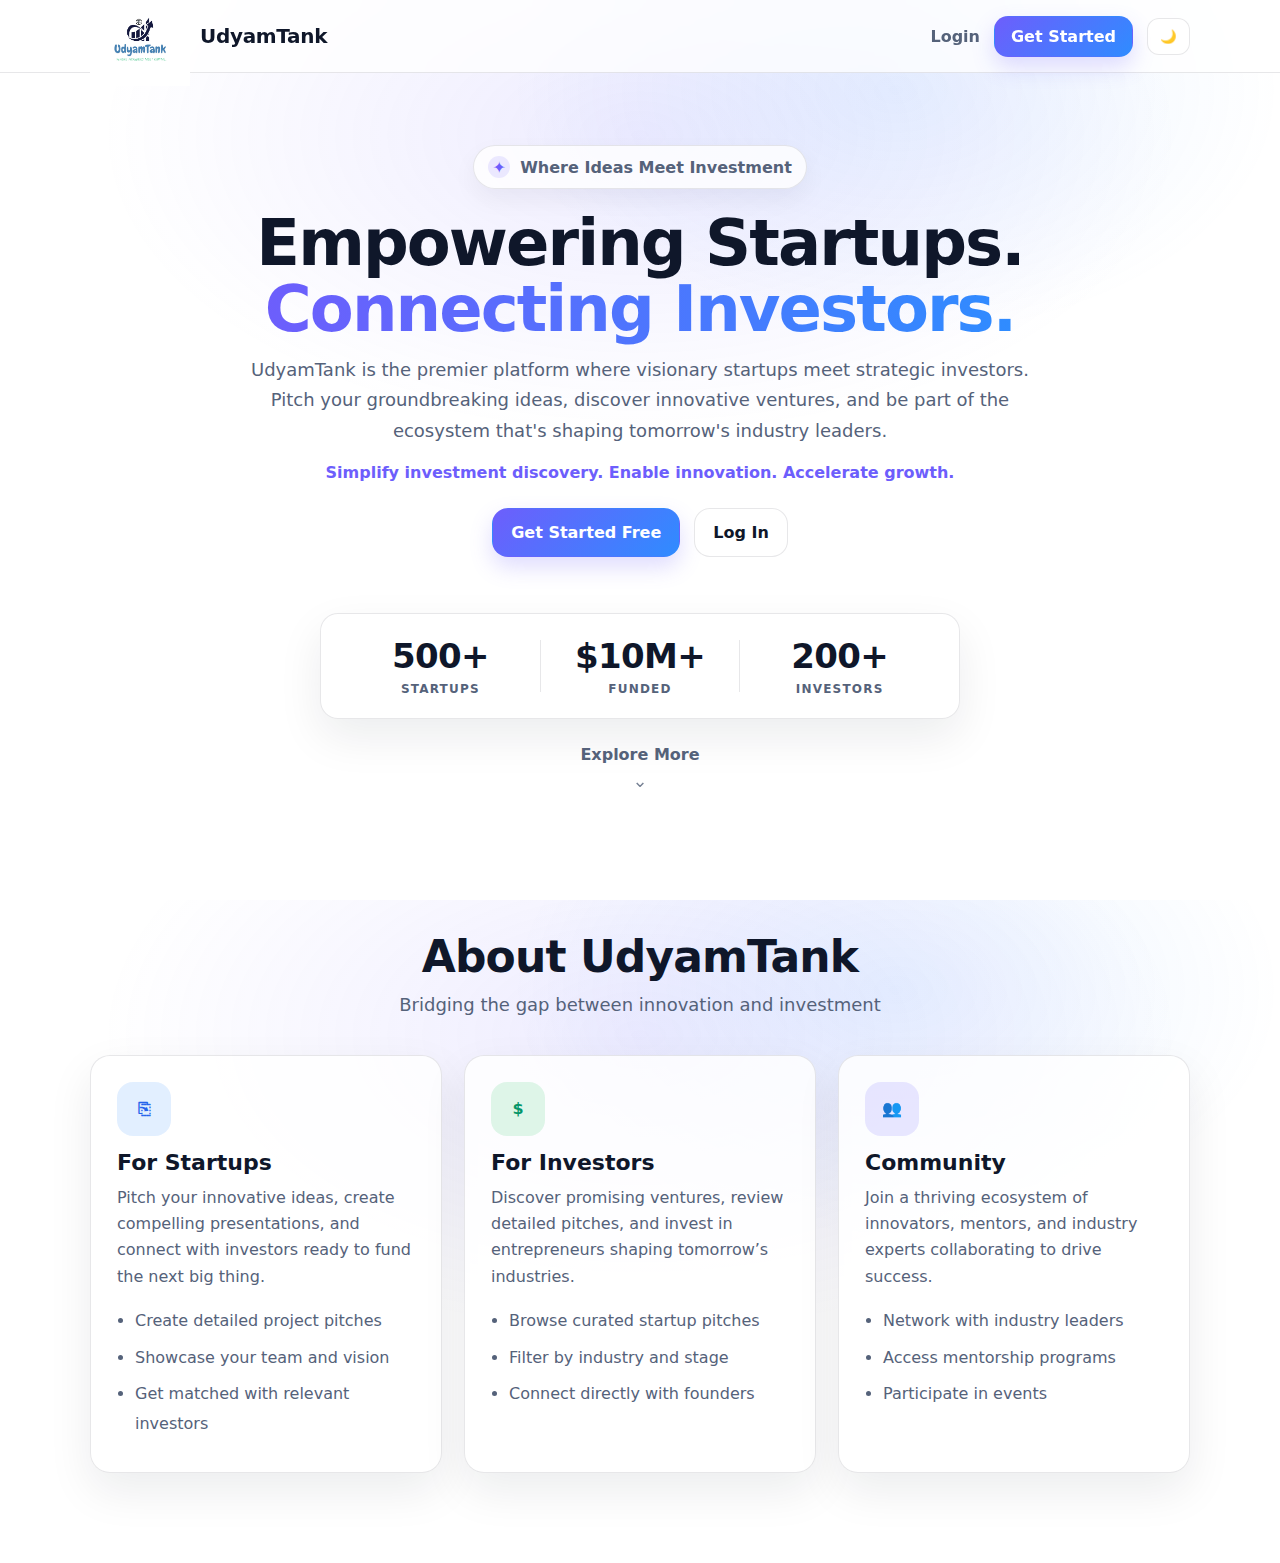
<file: client/index.html>
<!doctype html>
<html lang="en">
<head>
  <meta charset="utf-8"/>
  <meta name="viewport" content="width=device-width,initial-scale=1"/>
  <title>UdyamTank</title>
  <link rel="stylesheet" href="assets/css/styles.css"/>
</head>
<body>

  <!-- NAVBAR -->
  <header class="nav">
    <div class="container nav-inner">
      <a class="brand" href="#">
        <img src="../logo.jpg" width="100" height="100">
        <span class="brand-name">UdyamTank</span>
      </a>

      <div class="nav-actions">
        <a class="nav-link" href="pages/sign-in.html">Login</a>
        <a class="btn btn-primary" href="pages/sign-up.html">Get Started</a>
        <button class="icon-btn" type="button" aria-label="Toggle theme">🌙</button>
      </div>
    </div>
  </header>

  <!-- HERO -->
  <main class="hero">
    <div class="container hero-inner">
      <div class="pill">
        <span class="pill-icon">✦</span>
        <span>Where Ideas Meet Investment</span>
      </div>

      <h1 class="hero-title">
        Empowering Startups.<br/>
        <span class="grad">Connecting Investors.</span>
      </h1>

      <p class="hero-sub">
        UdyamTank is the premier platform where visionary startups meet strategic investors.
        Pitch your groundbreaking ideas, discover innovative ventures, and be part of the ecosystem
        that's shaping tomorrow's industry leaders.
      </p>

      <p class="hero-mini">
        Simplify investment discovery. Enable innovation. Accelerate growth.
      </p>

      <div class="hero-cta">
        <a class="btn btn-primary btn-lg" href="pages/sign-up.html">Get Started Free</a>
        <a class="btn btn-ghost btn-lg" href="pages/sign-in.html">Log In</a>
      </div>
    </div>
  </main>

  <!-- STATS -->
  <section class="stats">
    <div class="container">
      <div class="stats-card">
        <div class="stat">
          <div class="stat-num">500+</div>
          <div class="stat-label">STARTUPS</div>
        </div>
        <div class="divider"></div>
        <div class="stat">
          <div class="stat-num">$10M+</div>
          <div class="stat-label">FUNDED</div>
        </div>
        <div class="divider"></div>
        <div class="stat">
          <div class="stat-num">200+</div>
          <div class="stat-label">INVESTORS</div>
        </div>
      </div>

      <div class="explore">
        <div class="explore-text">Explore More</div>
        <div class="explore-arrow">⌄</div>
      </div>
    </div>
  </section>

  <!-- ABOUT -->
  <section class="about" id="about">
    <div class="container">
      <h2 class="section-title">About UdyamTank</h2>
      <p class="section-sub">Bridging the gap between innovation and investment</p>

      <div class="cards">
        <article class="card2">
          <div class="icon-chip blue">⎘</div>
          <h3>For Startups</h3>
          <p>
            Pitch your innovative ideas, create compelling presentations, and connect with investors
            ready to fund the next big thing.
          </p>
          <ul>
            <li>Create detailed project pitches</li>
            <li>Showcase your team and vision</li>
            <li>Get matched with relevant investors</li>
          </ul>
        </article>

        <article class="card2">
          <div class="icon-chip teal">$</div>
          <h3>For Investors</h3>
          <p>
            Discover promising ventures, review detailed pitches, and invest in entrepreneurs shaping
            tomorrow’s industries.
          </p>
          <ul>
            <li>Browse curated startup pitches</li>
            <li>Filter by industry and stage</li>
            <li>Connect directly with founders</li>
          </ul>
        </article>

        <article class="card2">
          <div class="icon-chip purple">👥</div>
          <h3>Community</h3>
          <p>
            Join a thriving ecosystem of innovators, mentors, and industry experts collaborating to
            drive success.
          </p>
          <ul>
            <li>Network with industry leaders</li>
            <li>Access mentorship programs</li>
            <li>Participate in events</li>
          </ul>
        </article>
      </div>
    </div>
  </section>

</body>
</html>
</file>
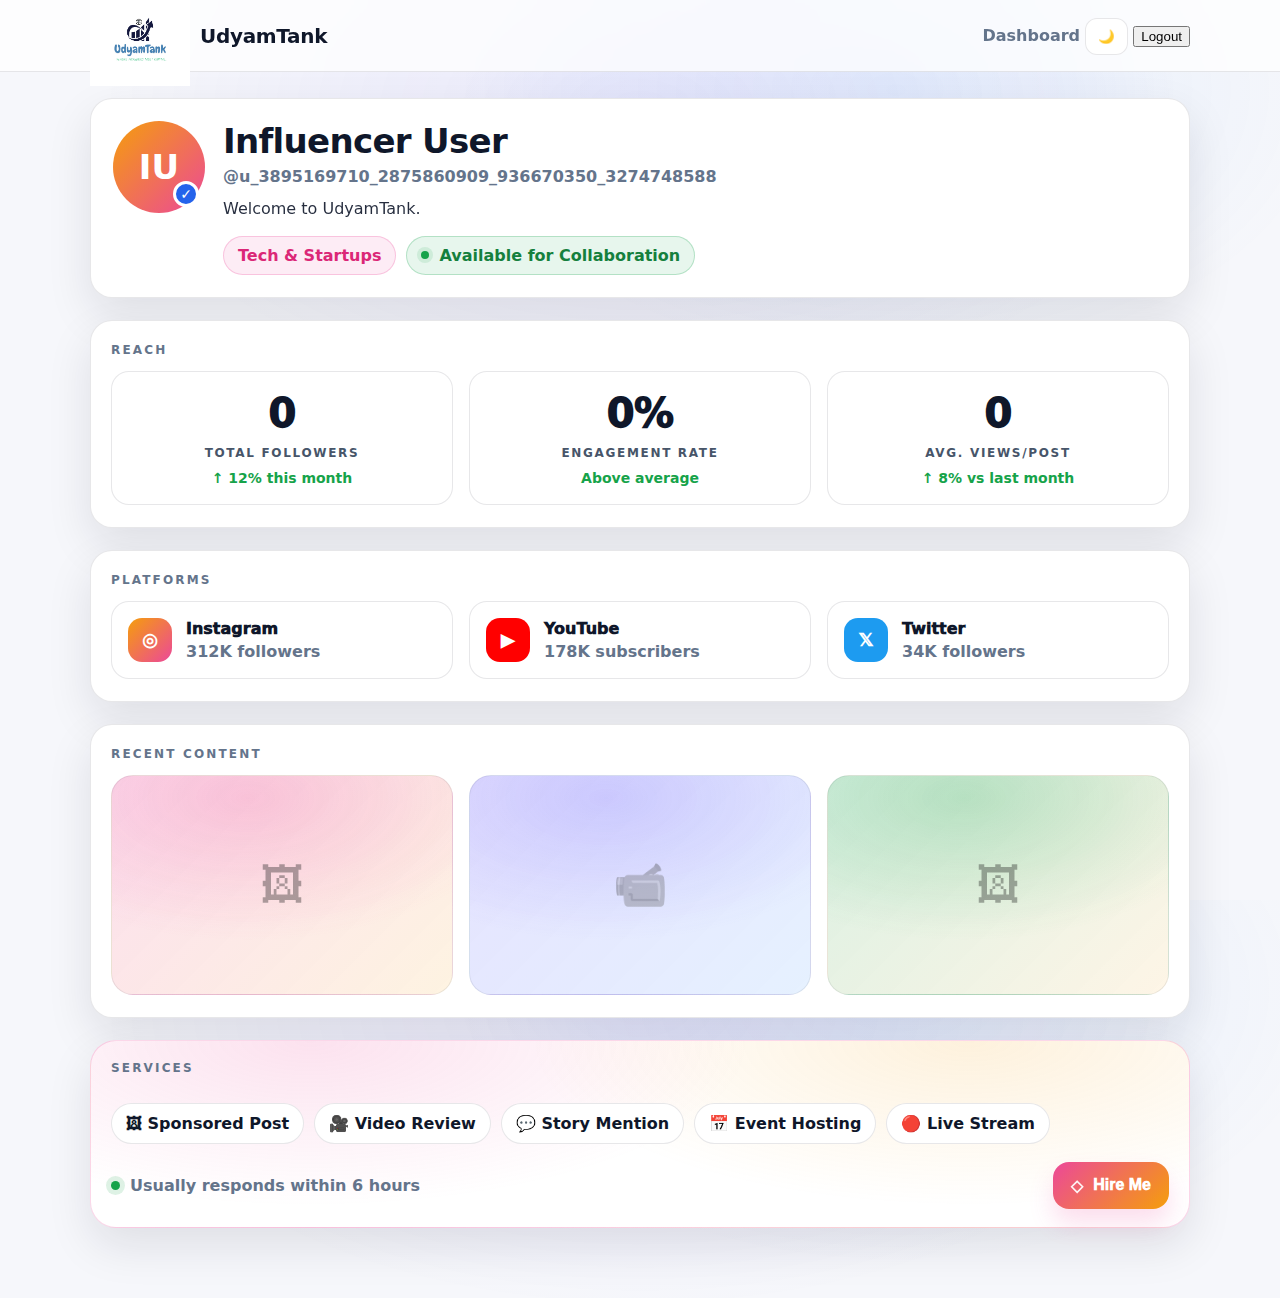
<file: client/pages/influencer.html>
<!doctype html>
<html lang="en">
<head>
  <meta charset="utf-8"/>
  <meta name="viewport" content="width=device-width,initial-scale=1"/>
  <title>Influencer Profile • UdyamTank</title>
  <link rel="stylesheet" href="/client/assets/css/influencer.css"/>
</head>
<body class="inf">

  <!-- Top Nav -->
  <header class="inf-nav">
    <div class="inf-nav-inner">
      <a class="inf-brand" href="#">
        <img src="../../logo.jpg" width="100" height="100">
        <span class="inf-brand-name">UdyamTank</span>
      </a>

      <div class="inv-nav-actions">
        <a class="inf-link" href="#">Dashboard</a>
        <button class="inf-icon" type="button" aria-label="Toggle theme">🌙</button>
        <button id="logout" class="inv-logout">Logout</button>
      </div>
    </div>
  </header>

  <main class="inf-wrap">

    <!-- Profile Card -->
    <section class="profile-card">
      <div class="profile-left">
        <div class="avatar-wrap">
          <div class="avatar">
            <span>RK</span>
          </div>
          <div class="verified">✓</div>
        </div>

        <div class="profile-meta">
          <h1 class="profile-name">Riya Kapoor</h1>
          <div class="profile-handle">@riyakapoor.tech</div>
          <p class="profile-bio">
            Making tech simple &amp; fun. Reviews, tutorials &amp; startup stories.
          </p>

          <div class="profile-chips">
            <span class="chip pink">Tech &amp; Startups</span>
            <span class="chip green"><span class="dot"></span> Available for Collaboration</span>
          </div>
        </div>
      </div>
    </section>

    <!-- Reach -->
    <section class="section-card">
      <div class="section-title">REACH</div>

      <div class="reach-grid">
        <article class="reach-item">
          <div class="reach-num">524K</div>
          <div class="reach-label">TOTAL FOLLOWERS</div>
          <div class="reach-sub up">↑ 12% this month</div>
        </article>

        <article class="reach-item">
          <div class="reach-num">4.8%</div>
          <div class="reach-label">ENGAGEMENT RATE</div>
          <div class="reach-sub good">Above average</div>
        </article>

        <article class="reach-item">
          <div class="reach-num">89K</div>
          <div class="reach-label">AVG. VIEWS/POST</div>
          <div class="reach-sub up">↑ 8% vs last month</div>
        </article>
      </div>
    </section>

    <!-- Platforms -->
    <section class="section-card">
      <div class="section-title">PLATFORMS</div>

      <div class="platform-grid">
        <article class="platform-item">
          <div class="plat-ic ig">◎</div>
          <div>
            <div class="plat-name">Instagram</div>
            <div class="plat-sub">312K followers</div>
          </div>
        </article>

        <article class="platform-item">
          <div class="plat-ic yt">▶</div>
          <div>
            <div class="plat-name">YouTube</div>
            <div class="plat-sub">178K subscribers</div>
          </div>
        </article>

        <article class="platform-item">
          <div class="plat-ic tw">𝕏</div>
          <div>
            <div class="plat-name">Twitter</div>
            <div class="plat-sub">34K followers</div>
          </div>
        </article>
      </div>
    </section>

    <!-- Recent Content -->
    <section class="section-card">
      <div class="section-title">RECENT CONTENT</div>

      <div class="content-grid">
        <div class="content-tile tile-pink">
          <div class="tile-ic">🖼</div>
        </div>
        <div class="content-tile tile-blue">
          <div class="tile-ic">📹</div>
        </div>
        <div class="content-tile tile-green">
          <div class="tile-ic">🖼</div>
        </div>
      </div>
    </section>

    <!-- Services -->
    <section class="services-card">
      <div class="services-head">
        <div class="section-title">SERVICES</div>

        <div class="service-pills">
          <span class="pill">🖼 Sponsored Post</span>
          <span class="pill">🎥 Video Review</span>
          <span class="pill">💬 Story Mention</span>
          <span class="pill">📅 Event Hosting</span>
          <span class="pill">🔴 Live Stream</span>
        </div>
      </div>

      <div class="services-foot">
        <div class="resp">
          <span class="resp-dot"></span>
          Usually responds within 6 hours
        </div>

        <button class="hire-btn" type="button">
          <span class="hire-ic">◇</span>
          Hire Me
        </button>
      </div>
    </section>

  </main>
  <script type="module" src="../js/influencer.js"></script>
</body>
</html>
</file>
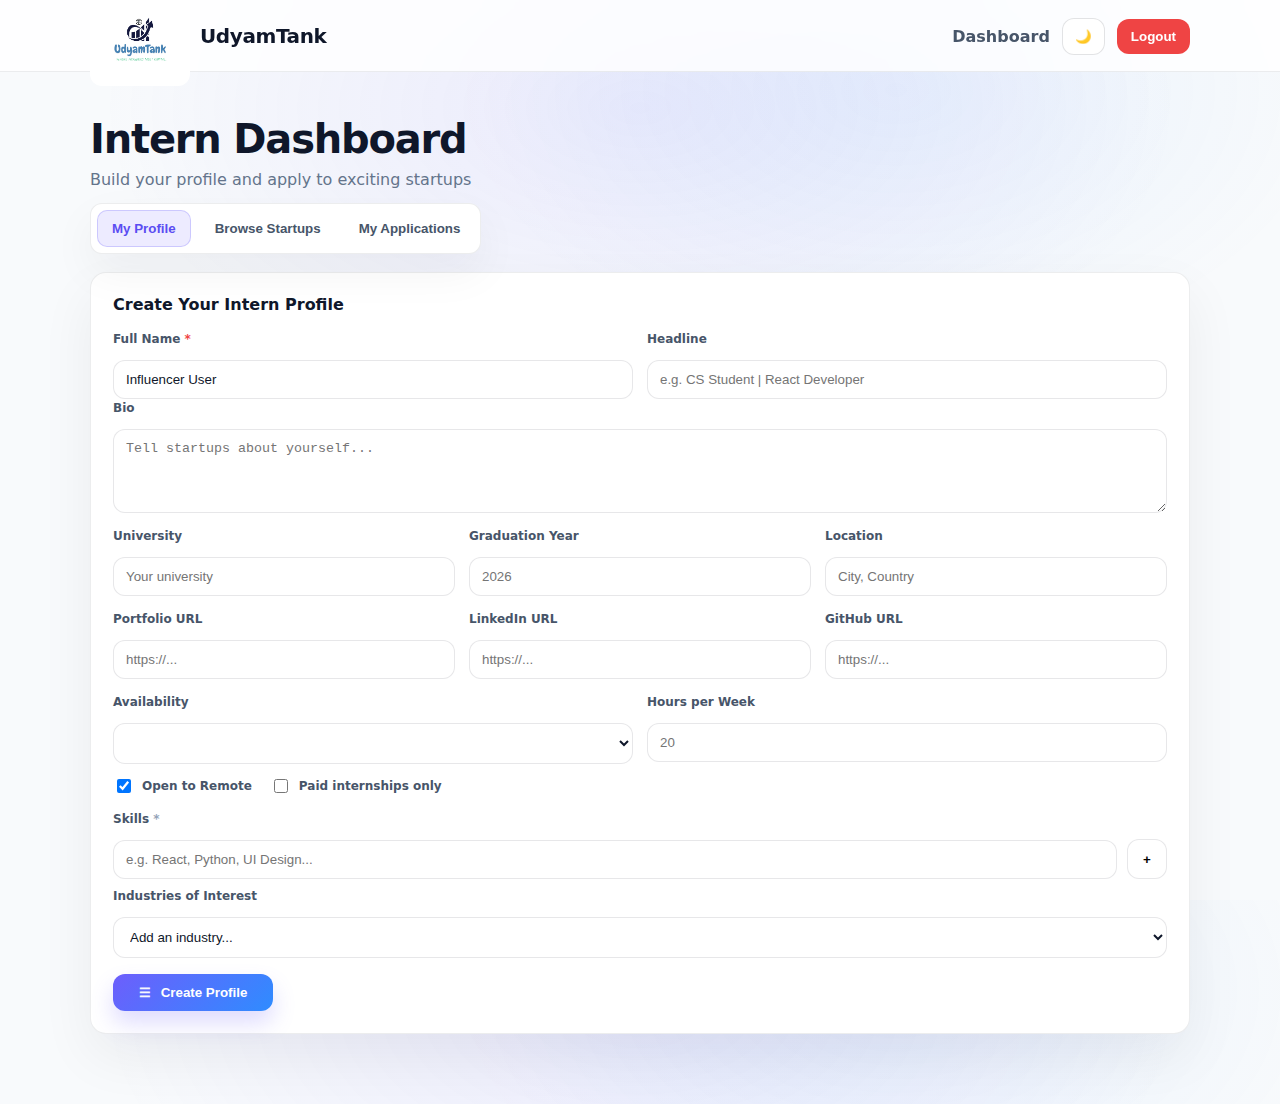
<file: client/pages/intern.html>
<!doctype html>
<html lang="en">
<head>
  <meta charset="utf-8"/>
  <meta name="viewport" content="width=device-width,initial-scale=1"/>
  <title>Intern Dashboard • UdyamTank</title>
  <link rel="stylesheet" href="../assets/css/styles.css"/>
</head>

<body class="intern">

  <!-- Top Nav (same brand style) -->
  <header class="intern-nav">
    <div class="intern-nav-inner">
      <a class="intern-brand" href="../index.html">
        <img src="../../logo.jpg" width="100" height="100">
        <span>UdyamTank</span>
      </a>

      <div class="intern-nav-actions">
        <a class="intern-nav-link" href="#">Dashboard</a>
        <button class="intern-icon-btn" type="button" aria-label="Toggle theme">🌙</button>
        <button id="logout" class="intern-logout" type="button">Logout</button>
      </div>
    </div>
  </header>

  <main class="intern-wrap">

    <!-- Header -->
    <section class="intern-head">
      <h1 class="intern-title">Intern Dashboard</h1>
      <p class="intern-sub">Build your profile and apply to exciting startups</p>

      <!-- Tabs -->
      <div class="intern-tabs" role="tablist" aria-label="Intern sections">
        <button class="tab-btn active" data-tab="profile" type="button">My Profile</button>
        <button class="tab-btn" data-tab="browse" type="button">Browse Startups</button>
        <button class="tab-btn" data-tab="apps" type="button">My Applications</button>
      </div>
    </section>

    <!-- =======================
         TAB: MY PROFILE
    ======================== -->
    <section id="tab-profile" class="tab-pane show">
      <div class="intern-card">
        <div class="intern-card-title">Create Your Intern Profile</div>

        <form class="intern-form" id="internProfileForm">
          <div class="grid-2">
            <div class="fieldbox">
              <label>Full Name <span class="req">*</span></label>
              <input type="text" placeholder="Your full name" required />
            </div>

            <div class="fieldbox">
              <label>Headline</label>
              <input type="text" placeholder="e.g. CS Student | React Developer" />
            </div>
          </div>

          <div class="fieldbox">
            <label>Bio</label>
            <textarea rows="4" placeholder="Tell startups about yourself..."></textarea>
          </div>

          <div class="grid-3">
            <div class="fieldbox">
              <label>University</label>
              <input type="text" placeholder="Your university" />
            </div>

            <div class="fieldbox">
              <label>Graduation Year</label>
              <input type="number" placeholder="2026" />
            </div>

            <div class="fieldbox">
              <label>Location</label>
              <input type="text" placeholder="City, Country" />
            </div>
          </div>

          <div class="grid-3">
            <div class="fieldbox">
              <label>Portfolio URL</label>
              <input type="url" placeholder="https://..." />
            </div>

            <div class="fieldbox">
              <label>LinkedIn URL</label>
              <input type="url" placeholder="https://..." />
            </div>

            <div class="fieldbox">
              <label>GitHub URL</label>
              <input type="url" placeholder="https://..." />
            </div>
          </div>

          <div class="grid-2">
            <div class="fieldbox">
              <label>Availability</label>
              <select>
                <option>Immediately</option>
                <option>In 2 weeks</option>
                <option>In 1 month</option>
              </select>
            </div>

            <div class="fieldbox">
              <label>Hours per Week</label>
              <input type="number" placeholder="20" />
            </div>
          </div>

          <div class="checks">
            <label class="check">
              <input type="checkbox" checked />
              <span>Open to Remote</span>
            </label>
            <label class="check">
              <input type="checkbox" />
              <span>Paid internships only</span>
            </label>
          </div>

          <div class="skill-row">
            <div class="fieldbox grow">
              <label>Skills <span class="hint">*</span></label>
              <input type="text" placeholder="e.g. React, Python, UI Design..." />
            </div>
            <button class="mini-plus" type="button" aria-label="Add skill">+</button>
          </div>

          <div class="fieldbox">
            <label>Industries of Interest</label>
            <select>
              <option value="">Add an industry...</option>
              <option>Fintech</option>
              <option>Health</option>
              <option>Education</option>
              <option>AI / ML</option>
              <option>E-commerce</option>
            </select>
          </div>

          <button class="intern-primary" type="submit">
            <span class="ic">☰</span>
            Create Profile
          </button>
        </form>
      </div>
    </section>

    <!-- =======================
         TAB: BROWSE STARTUPS
    ======================== -->
    <section id="tab-browse" class="tab-pane">
      <div class="intern-muted-line">Startups sorted by match with your skills and interests</div>

      <div class="browse-grid">
        <!-- Example card -->
        <article class="startup-mini">
          <div class="startup-top">
            <div class="startup-logo">F</div>
            <div class="startup-top-meta">
              <div class="startup-name">
                Fintrek <span class="match-pill">↗ 1</span>
              </div>
              <div class="startup-sub">Smart budgeting for Gen Z, built by Gen Z</div>
            </div>
          </div>

          <p class="startup-desc">
            Fintrek gamifies personal finance for 18-26 year olds. Users set goals, earn coins for smart...
          </p>

          <div class="tag-row">
            <span class="tag amber">Early Traction</span>
            <span class="tag violet">Remote</span>
          </div>

          <div class="chip-row">
            <span class="chip2">React Native Developer</span>
            <span class="chip2">Backend Engineer</span>
            <span class="chip2">Growth Hacker</span>
          </div>

          <div class="startup-bottom">
            <div class="startup-loc">📍 New York, NY</div>
            <button class="apply-btn" type="button">Apply</button>
          </div>
        </article>
      </div>
    </section>

    <!-- =======================
         TAB: MY APPLICATIONS
    ======================== -->
    <section id="tab-apps" class="tab-pane">
      <div class="apps-note">
        Showing sample applications — create your profile and apply to see your own here.
      </div>

      <div class="apps-list">
        <!-- Sample rows -->
        <div class="app-row">
          <div class="app-left">
            <div class="app-logo">F</div>
            <div class="app-meta">
              <div class="app-name">
                Fintrek <span class="app-status reviewing">Reviewing</span>
                <span class="app-score">★ 4</span>
              </div>
              <div class="app-text">"React Native is my primary stack and I've built a personal budgeting app as a side project..."</div>
            </div>
          </div>
          <div class="app-right">
            <button class="app-ic" aria-label="Info">ⓘ</button>
          </div>
        </div>

        <div class="app-row">
          <div class="app-left">
            <div class="app-logo">F</div>
            <div class="app-meta">
              <div class="app-name">
                Fintrek <span class="app-status rejected">Rejected</span>
                <span class="app-score">★ 3</span>
              </div>
              <div class="app-text">"Gen Z finance content is something I’ve been creating for my personal Instagram..."</div>
            </div>
          </div>
          <div class="app-right">
            <button class="app-ic danger" aria-label="Rejected">✕</button>
          </div>
        </div>

        <div class="app-row">
          <div class="app-left">
            <div class="app-logo">N</div>
            <div class="app-meta">
              <div class="app-name">
                NeuralNest <span class="app-status accepted">Accepted</span>
                <span class="app-score">★ 7</span>
              </div>
              <div class="app-text">"My final-year project is an adaptive quiz generator using transformer models..."</div>
            </div>
          </div>
          <div class="app-right">
            <button class="app-ic ok" aria-label="Accepted">✓</button>
          </div>
        </div>
      </div>
    </section>

  </main>

  
  <script type="module" src="../js/intern.js"></script>
</body>
</html>
</file>
<file: client/assets/css/styles.css>
:root{
  --bg: #ffffff;
  --text: #0f172a;
  --muted: #55627a;
  --border: rgba(15, 23, 42, .10);
  --card: rgba(255,255,255,.82);

  --primary: #6d5efc;
  --primary2:#2f8cff;

  --shadow: 0 18px 45px rgba(15, 23, 42, .08);
  --r: 18px;
  --font: ui-sans-serif, system-ui, -apple-system, Segoe UI, Roboto, Arial;
}

*{ box-sizing:border-box; }
html,body{ height:100%; }
body{
  margin:0;
  font-family: var(--font);
  color: var(--text);
  background:
    radial-gradient(900px 500px at 50% 15%, rgba(109,94,252,.12), transparent 60%),
    radial-gradient(700px 450px at 70% 10%, rgba(47,140,255,.10), transparent 55%),
    #fff;
}

/* layout */
.container{
  width: min(1100px, 92%);
  margin: 0 auto;
}

/* NAV */
.nav{
  position: sticky;
  top: 0;
  z-index: 20;
  background: rgba(255,255,255,.75);
  backdrop-filter: blur(10px);
  border-bottom: 1px solid var(--border);
}
.nav-inner{
  height: 72px;
  display:flex;
  align-items:center;
  justify-content: space-between;
}
.brand{
  display:flex;
  align-items:center;
  gap:10px;
  text-decoration:none;
  color: var(--text);
  font-weight: 800;
  letter-spacing: -.02em;
}
.brand-mark{
  display:inline-flex;
  width: 28px;
  height: 28px;
  align-items:center;
  justify-content:center;
  border-radius: 10px;
  background: linear-gradient(135deg, rgba(109,94,252,.18), rgba(47,140,255,.18));
}
.brand-name{ font-size: 20px; }

.nav-actions{
  display:flex;
  align-items:center;
  gap:14px;
}
.nav-link{
  color: var(--muted);
  text-decoration:none;
  font-weight: 600;
}
.icon-btn{
  border: 1px solid var(--border);
  background: rgba(255,255,255,.75);
  border-radius: 12px;
  padding: 10px 12px;
  cursor:pointer;
}

/* buttons */
.btn{
  display:inline-flex;
  align-items:center;
  justify-content:center;
  gap:10px;
  text-decoration:none;
  font-weight: 700;
  border-radius: 14px;
  padding: 10px 16px;
  border: 1px solid transparent;
  white-space: nowrap;
}
.btn-lg{
  padding: 14px 18px;
  border-radius: 16px;
}
.btn-primary{
  color:#fff;
  background: linear-gradient(135deg, var(--primary), var(--primary2));
  box-shadow: 0 10px 22px rgba(109,94,252,.22);
}
.btn-ghost{
  color: var(--text);
  background: #fff;
  border-color: var(--border);
}

/* HERO */
.hero{
  padding: 72px 0 30px;
}
.hero-inner{
  text-align:center;
  display:flex;
  flex-direction:column;
  align-items:center;
}
.pill{
  display:inline-flex;
  align-items:center;
  gap:10px;
  padding: 10px 14px;
  border-radius: 999px;
  border: 1px solid var(--border);
  background: rgba(255,255,255,.8);
  color: var(--muted);
  font-weight: 600;
  box-shadow: 0 10px 25px rgba(15,23,42,.05);
}
.pill-icon{
  width: 22px;
  height: 22px;
  display:inline-flex;
  align-items:center;
  justify-content:center;
  border-radius: 999px;
  background: rgba(109,94,252,.12);
  color: var(--primary);
}

.hero-title{
  margin: 22px 0 12px;
  font-size: clamp(42px, 5vw, 64px);
  line-height: 1.03;
  letter-spacing: -.03em;
}
.grad{
  background: linear-gradient(90deg, var(--primary), var(--primary2));
  -webkit-background-clip: text;
  background-clip: text;
  color: transparent;
}
.hero-sub{
  margin: 0;
  max-width: 68ch;
  color: var(--muted);
  font-size: 18px;
  line-height: 1.7;
}
.hero-mini{
  margin: 16px 0 0;
  color: var(--primary);
  font-weight: 700;
}
.hero-cta{
  margin-top: 26px;
  display:flex;
  gap: 14px;
  flex-wrap: wrap;
  justify-content:center;
}

/* STATS */
.stats{
  padding: 26px 0 70px;
}
.stats-card{
  width: min(640px, 100%);
  margin: 0 auto;
  background: rgba(255,255,255,.85);
  border: 1px solid var(--border);
  border-radius: 18px;
  box-shadow: var(--shadow);
  display:flex;
  align-items:center;
  justify-content: space-between;
  padding: 22px 20px;
}
.stat{
  flex:1;
  text-align:center;
}
.stat-num{
  font-size: 34px;
  font-weight: 900;
  letter-spacing: -.02em;
}
.stat-label{
  margin-top: 6px;
  font-size: 12px;
  letter-spacing: .10em;
  color: var(--muted);
  font-weight: 800;
}
.divider{
  width:1px;
  height: 52px;
  background: var(--border);
}
.explore{
  margin-top: 26px;
  text-align:center;
  color: var(--muted);
}
.explore-text{ font-weight: 600; }
.explore-arrow{
  margin-top: 6px;
  font-size: 18px;
  opacity: .8;
}

/* ABOUT */
.about{
  padding: 70px 0 90px;
}
.section-title{
  text-align:center;
  margin: 0;
  font-size: 44px;
  letter-spacing: -.02em;
}
.section-sub{
  text-align:center;
  margin: 12px 0 40px;
  color: var(--muted);
  font-size: 18px;
}

.cards{
  display:grid;
  grid-template-columns: repeat(3, minmax(0, 1fr));
  gap: 22px;
}
.card2{
  background: var(--card);
  border: 1px solid var(--border);
  border-radius: 20px;
  box-shadow: var(--shadow);
  padding: 26px;
}
.icon-chip{
  width: 54px;
  height: 54px;
  border-radius: 16px;
  display:flex;
  align-items:center;
  justify-content:center;
  font-weight: 900;
  margin-bottom: 14px;
}
.icon-chip.blue{ background: rgba(47,140,255,.14); color:#2563eb; }
.icon-chip.teal{ background: rgba(34,197,94,.14); color:#059669; }
.icon-chip.purple{ background: rgba(109,94,252,.14); color:#6d5efc; }

.card2 h3{
  margin: 0 0 10px;
  font-size: 22px;
}
.card2 p{
  margin: 0 0 16px;
  color: var(--muted);
  line-height: 1.65;
}
.card2 ul{
  margin: 0;
  padding-left: 18px;
  color: var(--muted);
  line-height: 1.9;
}
.card2 li{
  margin: 6px 0;
}

/* Responsive */
@media (max-width: 980px){
  .cards{ grid-template-columns: 1fr; }
  .stats-card{ padding: 18px 14px; }
  .divider{ height: 46px; }
}

/* ===========================
   AUTH PAGES (Login / Signup)
   Applies ONLY when body.auth
=========================== */

body.auth{
  margin:0;
  min-height:100vh;
  font-family: var(--font);
  color:#0f172a;
  background:
    radial-gradient(900px 500px at 50% 12%, rgba(109,94,252,.12), transparent 60%),
    radial-gradient(800px 500px at 70% 10%, rgba(47,140,255,.10), transparent 55%),
    #ffffff;
  display:block;       /* override old flex-center */
  padding:0;           /* navbar touches top like screenshot */
}

/* Navbar */
.auth-nav{
  height:72px;
  border-bottom:1px solid rgba(15,23,42,.08);
  background: rgba(255,255,255,.8);
  backdrop-filter: blur(10px);
}
.auth-nav-inner{
  width:min(1100px, 92%);
  margin:0 auto;
  height:72px;
  display:flex;
  align-items:center;
  justify-content:space-between;
}
.auth-brand{
  display:flex;
  align-items:center;
  gap:10px;
  text-decoration:none;
  color:#0f172a;
  font-weight:900;
  font-size:22px;
  letter-spacing:-.02em;
}
.auth-logo{
  width:30px;
  height:30px;
  border-radius:10px;
  display:inline-flex;
  align-items:center;
  justify-content:center;
  background: linear-gradient(135deg, rgba(109,94,252,.18), rgba(47,140,255,.18));
  color:#2563eb;
}
.auth-nav-actions{
  display:flex;
  align-items:center;
  gap:14px;
}
.auth-nav-link{
  text-decoration:none;
  color:#475569;
  font-weight:700;
}
.auth-icon-btn{
  border:1px solid rgba(15,23,42,.12);
  background:#fff;
  border-radius:12px;
  padding:10px 12px;
  cursor:pointer;
}

/* Page layout */
.auth-page{
  width:min(780px, 92%);
  margin:0 auto;
  padding:64px 0 70px;
  text-align:center;
}
.auth-title{
  margin:0;
  font-size: clamp(40px, 5vw, 56px);
  letter-spacing:-.03em;
}
.auth-sub{
  margin:10px 0 28px;
  color:#475569;
  font-size:18px;
}

/* Card */
.auth-card{
  width:min(460px, 100%);
  margin:0 auto;
  background:#fff;
  border:1px solid rgba(15,23,42,.10);
  border-radius:20px;
  box-shadow: 0 22px 55px rgba(15,23,42,.12);
  padding:26px;
  text-align:left;
}
.auth-card-title{
  margin:0 0 8px;
  font-size:24px;
  letter-spacing:-.02em;
}
.auth-card-desc{
  margin:0 0 16px;
  color:#64748b;
  font-size:14px;
}

/* Form fields */
.auth-form input,
.auth-form select{
  width:100%;
  margin-top:12px;
  padding:12px 14px;
  border-radius:14px;
  border:1px solid rgba(15,23,42,.10);
  background:#fff;
  color:#0f172a;
  outline:none;
}
.auth-form input::placeholder{ color:#94a3b8; }
.auth-form select{ color:#0f172a; }

/* Primary button */
.auth-btn{
  width:100%;
  margin-top:14px;
  padding:12px 14px;
  border-radius:999px;
  border:0;
  background: linear-gradient(135deg, #6d5efc, #2f8cff);
  color:#fff;
  font-weight:800;
  cursor:pointer;
  box-shadow: 0 12px 22px rgba(109,94,252,.22);
}

/* Footer link inside card */
.auth-footer{
  margin-top:18px;
  text-align:center;
  color:#64748b;
  font-size:14px;
}
.auth-footer a{
  color:#2563eb;
  text-decoration:none;
  font-weight:800;
  border-bottom:1px dotted rgba(37,99,235,.5);
}

/* Google area (if you keep it) */
.auth-google-wrap{
  margin-top:12px;
  display:flex;
  justify-content:center;
}

/* Back to home */
.auth-back{
  display:inline-block;
  margin-top:18px;
  color:#475569;
  text-decoration:none;
  font-weight:700;
}

/* Toast: keep your existing toast styles (works fine) */

/* Mobile */
@media (max-width: 520px){
  .auth-card{ padding:20px; }
}

/* ===========================
   FEED CARDS (Investor)
=========================== */

.inv-empty{
  color:#64748b;
  font-weight:700;
  margin-top: 18px;
}

.pitch-card{
  background:#fff;
  border:1px solid var(--border);
  border-radius:18px;
  box-shadow: var(--shadow);
  padding:18px;
  min-height: 210px;
}

.pitch-top{
  display:flex;
  align-items:center;
  justify-content:space-between;
  gap:12px;
  margin-bottom: 10px;
}

.pitch-tag{
  display:inline-flex;
  align-items:center;
  padding:8px 12px;
  border-radius:999px;
  font-weight:800;
  font-size: 13px;
  border: 1px solid rgba(15,23,42,.06);
}

/* tag colors like screenshot */
.tag-blue{  background: rgba(59,130,246,.14); color:#2563eb; }
.tag-green{ background: rgba(34,197,94,.14); color:#16a34a; }
.tag-cyan{  background: rgba(6,182,212,.14); color:#0891b2; }
.tag-gray{  background: rgba(148,163,184,.18); color:#475569; }

.pitch-title{
  margin: 6px 0 6px;
  font-size: 26px;
  letter-spacing:-.02em;
}

.pitch-sub{
  color:#6d5efc;
  font-weight: 800;
  margin-bottom: 10px;
  font-size: 14px;
}

.pitch-body{
  margin: 0;
  color:#475569;
  line-height: 1.65;
  font-size: 15px;
}

/* Like button -> looks like save icon area */
.like-btn{
  border:1px solid rgba(15,23,42,.10);
  background: rgba(255,255,255,.9);
  border-radius: 12px;
  padding: 10px 12px;
  cursor:pointer;
  font-weight: 900;
  color:#0f172a;
  display:inline-flex;
  align-items:center;
  gap:6px;
  box-shadow: 0 10px 22px rgba(15,23,42,.06);
}

.like-btn.liked{
  border-color: rgba(109,94,252,.35);
  background: rgba(109,94,252,.10);
}

/* make grid cards match screenshot spacing */
body.investor .inv-grid{
  align-items: stretch;
}

/* ===========================
   INVESTOR DASHBOARD
=========================== */

body.investor{
  margin:0;
  font-family: var(--font);
  color: var(--text);
  background:
    radial-gradient(900px 500px at 50% 12%, rgba(109,94,252,.10), transparent 60%),
    radial-gradient(800px 500px at 70% 10%, rgba(47,140,255,.08), transparent 55%),
    #fff;
}

/* NAV */
.inv-nav{
  position: sticky;
  top:0;
  z-index: 30;
  height:72px;
  border-bottom:1px solid var(--border);
  background: rgba(255,255,255,.75);
  backdrop-filter: blur(10px);
}
.inv-nav-inner{
  width:min(1200px, 92%);
  height:72px;
  margin:0 auto;
  display:flex;
  align-items:center;
  justify-content:space-between;
}

.inv-brand{
  display:flex;
  align-items:center;
  gap:10px;
  text-decoration:none;
  color: var(--text);
  font-weight: 900;
  font-size: 22px;
  letter-spacing:-.02em;
}
.inv-logo{
  width:30px;
  height:30px;
  border-radius:10px;
  display:inline-flex;
  align-items:center;
  justify-content:center;
  background: linear-gradient(135deg, rgba(109,94,252,.18), rgba(47,140,255,.18));
  color:#2563eb;
}

.inv-actions{
  display:flex;
  align-items:center;
  gap:14px;
}
.inv-link{
  text-decoration:none;
  color: #475569;
  font-weight: 700;
}
.inv-icon{
  border:1px solid var(--border);
  background:#fff;
  border-radius:12px;
  padding:10px 12px;
  cursor:pointer;
}
.inv-logout{
  border:1px solid rgba(239,68,68,.25);
  background: rgba(239,68,68,.85);
  color:#fff;
  border-radius:14px;
  padding:10px 14px;
  font-weight: 800;
  cursor:pointer;
}

/* WRAP */
.inv-wrap{
  width:min(1200px, 92%);
  margin:0 auto;
  padding: 34px 0 70px;
}

/* HEADER ROW */
.inv-head{
  display:flex;
  align-items:flex-start;
  justify-content:space-between;
  gap:16px;
}
.inv-title{
  margin:0;
  font-size: clamp(34px, 3vw, 46px);
  letter-spacing:-.03em;
}
.inv-status{
  margin-top:10px;
  color:#475569;
  font-weight: 600;
  display:flex;
  align-items:center;
  gap:10px;
}
.inv-check{
  display:inline-flex;
  width:22px;
  height:22px;
  align-items:center;
  justify-content:center;
  border-radius:6px;
  background: rgba(34,197,94,.14);
}

/* PROFILE PILL */
.inv-profile{
  display:flex;
  align-items:center;
  gap:14px;
  background: rgba(255,255,255,.85);
  border:1px solid var(--border);
  border-radius:16px;
  padding:14px 16px;
  box-shadow: var(--shadow);
  min-width: 280px;
}
.inv-avatar{
  width:52px;
  height:52px;
  border-radius:14px;
  display:flex;
  align-items:center;
  justify-content:center;
  background: linear-gradient(135deg, rgba(109,94,252,.85), rgba(47,140,255,.75));
  overflow:hidden;
}
.inv-avatar img{
  width:100%;
  height:100%;
  object-fit:cover;
  display:none; /* show later if you set src */
}
.inv-avatar-fallback{
  color:#fff;
  font-weight: 900;
}
.inv-profile-meta{ line-height:1.1; }
.inv-name{ font-weight:900; }
.inv-email{ color:#64748b; font-size:13px; margin-top:4px; }
.inv-role{ color:#94a3b8; font-size:12px; margin-top:6px; }

/* TABS */
.inv-tabs{
  margin-top: 22px;
  display:flex;
  gap:10px;
  align-items:center;
}
.inv-tab{
  border:1px solid transparent;
  background: transparent;
  padding: 12px 14px;
  border-radius: 12px;
  cursor:pointer;
  color:#334155;
  font-weight: 800;
}
.inv-tab-active{
  background: rgba(109,94,252,.10);
  border-color: rgba(109,94,252,.20);
  color: #5b4cf5;
  box-shadow: 0 10px 26px rgba(15,23,42,.06);
}

/* FILTER CARD */
.inv-filter{
  margin-top: 22px;
  background: rgba(255,255,255,.9);
  border: 1px solid var(--border);
  border-radius: 18px;
  box-shadow: var(--shadow);
  padding: 20px;
}

.inv-filter-top{
  display:flex;
  align-items:center;
  justify-content:space-between;
  gap:12px;
}
.inv-filter h2{
  margin:0;
  font-size: 18px;
}
.inv-reset{
  border:0;
  background: transparent;
  color:#6d5efc;
  font-weight: 900;
  cursor:pointer;
}

.inv-filter-grid{
  margin-top: 14px;
  display:grid;
  grid-template-columns: repeat(4, minmax(0, 1fr));
  gap: 14px;
}
.inv-field span{
  display:block;
  font-size: 13px;
  color:#64748b;
  margin-bottom: 8px;
  font-weight: 700;
}
.inv-field select{
  width:100%;
  padding: 12px 12px;
  border-radius: 12px;
  border: 1px solid rgba(15,23,42,.10);
  background:#fff;
  outline:none;
}

.inv-search{
  margin-top: 14px;
  display:flex;
  align-items:center;
  gap: 10px;
  padding: 12px 12px;
  border-radius: 14px;
  border: 1px solid rgba(15,23,42,.10);
  background:#fff;
}
.inv-search-ic{ opacity:.75; }
.inv-search input{
  border:0;
  outline:none;
  width:100%;
  padding: 0;
  background: transparent;
  color: var(--text);
}

/* PROJECT GRID (cards rendered by JS into #feed) */
.inv-grid{
  margin-top: 22px;
  display:grid;
  grid-template-columns: repeat(3, minmax(0, 1fr));
  gap: 18px;
}

/* If your JS outputs simple divs, these styles help automatically */
.inv-grid > *{
  background:#fff;
  border:1px solid var(--border);
  border-radius: 18px;
  box-shadow: var(--shadow);
  padding: 18px;
}

/* Responsive */
@media (max-width: 980px){
  .inv-head{ flex-direction: column; }
  .inv-profile{ width:100%; min-width: auto; }
  .inv-filter-grid{ grid-template-columns: 1fr 1fr; }
  .inv-grid{ grid-template-columns: 1fr; }
}

/* ===========================
   PRO DASHBOARD (Startup)
   Screenshot-like layout
=========================== */

body.dashpro{
  margin:0;
  font-family: var(--font);
  color: var(--text);
  background:
    radial-gradient(900px 500px at 50% 12%, rgba(109,94,252,.10), transparent 60%),
    radial-gradient(800px 500px at 70% 10%, rgba(47,140,255,.08), transparent 55%),
    #fff;
}

/* NAV */
.dashpro-nav{
  position: sticky;
  top:0;
  z-index: 50;
  height:72px;
  border-bottom:1px solid var(--border);
  background: rgba(255,255,255,.75);
  backdrop-filter: blur(10px);
}
.dashpro-nav-inner{
  width:min(1200px, 92%);
  height:72px;
  margin:0 auto;
  display:flex;
  align-items:center;
  justify-content:space-between;
}
.dashpro-brand{
  display:flex; align-items:center; gap:10px;
  text-decoration:none; color: var(--text);
  font-weight: 900; font-size: 22px; letter-spacing:-.02em;
}
.dashpro-logo{
  width:30px; height:30px; border-radius:10px;
  display:inline-flex; align-items:center; justify-content:center;
  background: linear-gradient(135deg, rgba(109,94,252,.18), rgba(47,140,255,.18));
  color:#2563eb;
}
.dashpro-actions{ display:flex; align-items:center; gap:14px; }
.dashpro-link{ text-decoration:none; color:#475569; font-weight:800; }
.dashpro-icon{
  border:1px solid var(--border);
  background:#fff;
  border-radius:12px;
  padding:10px 12px;
  cursor:pointer;
}

.dashpro-wrap{
  width:min(1200px, 92%);
  margin:0 auto;
  padding: 28px 0 80px;
}

/* HERO CARD */
.dashpro-hero{
  background: rgba(255,255,255,.92);
  border: 1px solid var(--border);
  border-radius: 22px;
  box-shadow: var(--shadow);
  padding: 22px;
  display:flex;
  align-items:flex-start;
  justify-content:space-between;
  gap: 18px;
}
.dashpro-hero-left{
  display:flex;
  align-items:flex-start;
  gap: 18px;
  min-width: 0;
}
.dashpro-avatar{
  width: 86px;
  height: 86px;
  border-radius: 22px;
  background: linear-gradient(135deg, rgba(109,94,252,.95), rgba(47,140,255,.85));
  display:flex;
  align-items:center;
  justify-content:center;
  overflow:hidden;
  flex: 0 0 auto;
}
.dashpro-avatar img{
  width:100%;
  height:100%;
  object-fit:cover;
  display:none;
}
.dashpro-avatar-fallback{
  color:#fff;
  font-weight: 900;
  font-size: 34px;
  letter-spacing:-.02em;
}
.dashpro-hero-meta{ min-width:0; }
.dashpro-name{
  margin: 0;
  font-size: 34px;
  letter-spacing: -.03em;
}
.dashpro-tagline{
  margin: 6px 0 14px;
  color:#64748b;
  font-weight: 600;
}
.dashpro-chips{
  display:flex;
  flex-wrap:wrap;
  gap: 10px;
}
.chip{
  display:inline-flex;
  align-items:center;
  gap:8px;
  padding: 10px 12px;
  border-radius: 999px;
  border: 1px solid rgba(15,23,42,.10);
  background: rgba(255,255,255,.9);
  color:#334155;
  font-weight: 800;
  font-size: 13px;
}
.chip-active{
  border-color: rgba(109,94,252,.25);
  background: rgba(109,94,252,.10);
  color:#5b4cf5;
}
.dashpro-mini{
  margin-top: 12px;
  color:#94a3b8;
  font-weight: 700;
  font-size: 13px;
  display:flex;
  flex-wrap: wrap;
  gap: 10px;
  align-items:center;
}
.status-pill{
  margin-left: 8px;
  padding: 8px 10px;
  border-radius: 999px;
  border: 1px solid rgba(34,197,94,.25);
  background: rgba(34,197,94,.10);
  color:#16a34a;
  font-weight: 900;
}

.dashpro-hero-right{
  display:flex;
  gap: 12px;
  flex-wrap: wrap;
  justify-content:flex-end;
}
.dashpro-logout{
  border: 1px solid rgba(239,68,68,.25);
  background: rgba(239,68,68,.90);
  color:#fff;
}

/* SECTIONS */
.dashpro-section{
  margin-top: 18px;
  background: rgba(255,255,255,.92);
  border: 1px solid var(--border);
  border-radius: 22px;
  box-shadow: var(--shadow);
  padding: 20px;
}
.dashpro-section-title{
  display:flex;
  align-items:center;
  gap: 12px;
  margin-bottom: 14px;
}
.dashpro-section-title h2{
  margin: 0;
  font-size: 20px;
  letter-spacing: -.01em;
}
.sec-ic{
  width: 34px;
  height: 34px;
  border-radius: 12px;
  display:flex;
  align-items:center;
  justify-content:center;
  background: rgba(109,94,252,.12);
  color:#5b4cf5;
  font-weight: 900;
}

/* Pitch Overview */
.overview-grid{
  display:grid;
  grid-template-columns: repeat(2, minmax(0, 1fr));
  gap: 14px;
}
.overview-card{
  border: 1px solid rgba(15,23,42,.10);
  border-radius: 18px;
  background: #fff;
  padding: 16px;
  box-shadow: 0 16px 40px rgba(15,23,42,.06);
}
.overview-kicker{
  font-size: 12px;
  letter-spacing: .10em;
  font-weight: 900;
  color:#64748b;
  margin-bottom: 10px;
}
.overview-kicker.accent{ color:#6d5efc; }
.overview-card p{
  margin:0;
  color:#0f172a;
  line-height: 1.7;
}
.overview-card.highlight{
  background: linear-gradient(135deg, rgba(109,94,252,.10), rgba(34,197,94,.08));
  border-color: rgba(109,94,252,.18);
}

/* Product showcase */
.showcase-card{
  border: 1px solid rgba(15,23,42,.10);
  border-radius: 20px;
  background: #fff;
  padding: 18px;
  box-shadow: 0 18px 45px rgba(15,23,42,.06);
}
.showcase-grid{
  display:grid;
  grid-template-columns: 1.2fr .8fr 1fr;
  gap: 18px;
  align-items: end;
}
.mock-card, .mock-video{
  border-radius: 18px;
  border: 1px solid rgba(15,23,42,.10);
  overflow:hidden;
  background: #fff;
  box-shadow: 0 18px 45px rgba(15,23,42,.06);
  height: 220px;
  position: relative;
}
.mock-top{
  height: 42px;
  background: rgba(15,23,42,.08);
}
.mock-body{
  height: calc(100% - 42px);
  background: linear-gradient(135deg, rgba(109,94,252,.10), rgba(34,197,94,.08));
}
.mock-phone{
  height: 220px;
  border-radius: 22px;
  border: 1px solid rgba(15,23,42,.10);
  background: #fff;
  position: relative;
  box-shadow: 0 18px 45px rgba(15,23,42,.06);
  overflow:hidden;
}
.phone-notch{
  width: 60px;
  height: 8px;
  border-radius: 999px;
  background: rgba(15,23,42,.10);
  position:absolute;
  top: 10px;
  left: 50%;
  transform: translateX(-50%);
}
.phone-body{
  height: 100%;
  background: linear-gradient(135deg, rgba(47,140,255,.10), rgba(109,94,252,.10));
}
.mock-video{
  background: linear-gradient(135deg, rgba(109,94,252,.14), rgba(15,23,42,.12));
}
.play{
  width: 64px;
  height: 64px;
  border-radius: 999px;
  border: 3px solid rgba(109,94,252,.65);
  color: rgba(109,94,252,.95);
  display:flex;
  align-items:center;
  justify-content:center;
  font-weight: 900;
  position:absolute;
  inset: 0;
  margin:auto;
  background: rgba(255,255,255,.30);
}
.mock-label{
  position:absolute;
  left: 14px;
  bottom: 12px;
  font-size: 12px;
  font-weight: 900;
  letter-spacing: .10em;
  color:#64748b;
}

/* pill tags */
.showcase-tags{
  margin-top: 14px;
  display:flex;
  flex-wrap: wrap;
  gap: 12px;
  justify-content: center;
}
.tagpill{
  padding: 10px 14px;
  border-radius: 999px;
  border: 1px solid rgba(15,23,42,.10);
  background: rgba(255,255,255,.9);
  font-weight: 900;
  color:#0f172a;
}

/* Metrics */
.metrics-grid{
  display:grid;
  grid-template-columns: repeat(4, minmax(0, 1fr));
  gap: 14px;
}
.metric-card{
  border: 1px solid rgba(15,23,42,.10);
  border-radius: 20px;
  background: #fff;
  padding: 18px;
  box-shadow: 0 18px 45px rgba(15,23,42,.06);
  text-align:center;
}
.metric-ic{
  width: 54px;
  height: 54px;
  border-radius: 16px;
  margin: 0 auto 12px;
  display:flex;
  align-items:center;
  justify-content:center;
  font-weight: 900;
}
.metric-ic.blue{ background: rgba(59,130,246,.14); color:#2563eb; }
.metric-ic.green{ background: rgba(34,197,94,.14); color:#16a34a; }
.metric-ic.purple{ background: rgba(109,94,252,.14); color:#6d5efc; }
.metric-ic.cyan{ background: rgba(6,182,212,.14); color:#0891b2; }

.metric-num{
  font-size: 40px;
  font-weight: 900;
  letter-spacing: -.03em;
}
.metric-label{
  color:#64748b;
  font-weight: 800;
  margin-top: 4px;
}
.metric-pill{
  display:inline-block;
  margin-top: 12px;
  padding: 10px 12px;
  border-radius: 999px;
  font-weight: 900;
  border: 1px solid rgba(15,23,42,.10);
}
.metric-pill.green{
  background: rgba(34,197,94,.12);
  color:#16a34a;
  border-color: rgba(34,197,94,.22);
}
.metric-pill.blue{
  background: rgba(59,130,246,.12);
  color:#2563eb;
  border-color: rgba(59,130,246,.22);
}

/* Post card */
.post-card{
  border: 1px solid rgba(15,23,42,.10);
  border-radius: 20px;
  background:#fff;
  padding: 18px;
  box-shadow: 0 18px 45px rgba(15,23,42,.06);
}
.field{
  width:100%;
  margin-top: 10px;
  padding: 12px 14px;
  border-radius: 14px;
  border: 1px solid rgba(15,23,42,.10);
  outline:none;
}
.field.area{ min-height: 120px; resize: vertical; }

/* responsive */
@media (max-width: 980px){
  .dashpro-hero{ flex-direction: column; }
  .dashpro-hero-right{ justify-content: flex-start; }
  .overview-grid{ grid-template-columns: 1fr; }
  .showcase-grid{ grid-template-columns: 1fr; }
  .metrics-grid{ grid-template-columns: 1fr 1fr; }
}
@media (max-width: 520px){
  .metrics-grid{ grid-template-columns: 1fr; }
}

.form-grid{ display:grid; grid-template-columns: repeat(2, minmax(0,1fr)); gap:12px; }
.fieldbox label{ display:block; font-weight:900; font-size:13px; color:#334155; margin:2px 0 6px; }
.post-actions{ margin-top:12px; display:flex; justify-content:flex-end; }
.soft-hr{ margin:14px 0; border:0; height:1px; background: rgba(15,23,42,.10); }
.mini-head{ margin:0 0 10px; font-size:16px; color:#0f172a; font-weight:900; }

.pitch-preview{ margin-top:14px; display:grid; gap:12px; }
.pitch-box{ border:1px solid rgba(15,23,42,.10); border-radius:18px; background:rgba(255,255,255,.95);
  padding:14px; box-shadow:0 14px 35px rgba(15,23,42,.06); }
.pitch-box h4{ margin:0 0 8px; font-size:12px; letter-spacing:.10em; color:#64748b; font-weight:900; }
.pitch-box p{ margin:0; color:#0f172a; line-height:1.7; }

.analysis-grid{ margin-top:14px; display:grid; grid-template-columns: repeat(3, minmax(0,1fr)); gap:12px; }
.analysis-card{ border:1px solid rgba(15,23,42,.10); border-radius:18px; background:rgba(255,255,255,.95);
  padding:14px; box-shadow:0 14px 35px rgba(15,23,42,.06); }
.analysis-kicker{ font-size:12px; font-weight:900; letter-spacing:.10em; color:#64748b; margin-bottom:8px; }
.analysis-value{ font-size:26px; font-weight:950; }
.analysis-sub{ margin-top:6px; color:#475569; font-weight:700; font-size:13px; line-height:1.5; }

@media (max-width: 900px){ .form-grid{ grid-template-columns:1fr; } }
@media (max-width: 980px){ .analysis-grid{ grid-template-columns:1fr; } }

.feed-card{
  border: 1px solid rgba(15,23,42,.10);
  background: rgba(255,255,255,.92);
  border-radius: 18px;
  padding: 14px;
  box-shadow: 0 14px 35px rgba(15,23,42,.06);
}
.feed-title{ margin:0; font-weight:900; font-size:16px; }
.feed-meta{ margin-top:6px; color:#64748b; font-size:13px; font-weight:700; }
.feed-body{ margin:10px 0 0; color:#475569; line-height:1.65; }

.pitch-feed-card{
  border: 1px solid rgba(15,23,42,.10);
  background: rgba(255,255,255,.92);
  border-radius: 20px;
  padding: 16px;
  box-shadow: 0 14px 35px rgba(15,23,42,.06);
  margin-top: 14px;
}

.pitch-feed-head{
  display:flex;
  justify-content:space-between;
  align-items:flex-start;
  gap: 12px;
  margin-bottom: 12px;
}

.pitch-feed-title{
  font-weight: 950;
  font-size: 16px;
}

.feed-card{
  border: 1px solid rgba(15,23,42,.10);
  background: rgba(255,255,255,.92);
  border-radius: 18px;
  padding: 14px;
  box-shadow: 0 14px 35px rgba(15,23,42,.06);
  margin-top: 12px;
}

.feed-title{ font-weight: 900; font-size: 16px; }
.feed-body{ margin:10px 0 0; color:#475569; line-height:1.65; }

/* ===== Pitch format (Startup + Investor) ===== */
.pitch-preview{
  display:grid;
  grid-template-columns: repeat(3, minmax(0, 1fr));
  gap: 12px;
  margin-top: 10px;
}
.pitch-box{
  border: 1px solid rgba(15,23,42,.10);
  background: rgba(255,255,255,.92);
  border-radius: 16px;
  padding: 12px;
}
.pitch-box h4{
  margin: 0 0 6px;
  font-size: 12px;
  letter-spacing: .10em;
  color: #64748b;
  font-weight: 900;
}
.pitch-box p{
  margin: 0;
  color:#0f172a;
  line-height: 1.5;
  font-weight: 700;
}

/* Analysis cards */
.analysis-grid{
  display:grid;
  grid-template-columns: repeat(3, minmax(0, 1fr));
  gap: 12px;
  margin-top: 12px;
}
.analysis-card{
  border: 1px solid rgba(15,23,42,.10);
  background: rgba(255,255,255,.92);
  border-radius: 16px;
  padding: 12px;
}
.analysis-kicker{
  font-size: 12px;
  letter-spacing: .10em;
  color: #64748b;
  font-weight: 900;
}
.analysis-value{
  margin-top: 6px;
  font-size: 20px;
  font-weight: 950;
}
.analysis-sub{
  margin-top: 6px;
  color:#64748b;
  font-size: 13px;
  font-weight: 700;
}

/* Investor pitch card wrapper */
.pitch-feed-card{
  border: 1px solid rgba(15,23,42,.10);
  background: rgba(255,255,255,.96);
  border-radius: 20px;
  padding: 16px;
  box-shadow: 0 14px 35px rgba(15,23,42,.06);
  margin-top: 14px;
}
.pitch-feed-head{
  display:flex;
  justify-content:space-between;
  align-items:flex-start;
  gap: 12px;
  margin-bottom: 10px;
}
.pitch-feed-title{
  font-weight: 950;
  font-size: 16px;
}

/* Responsive */
@media (max-width: 980px){
  .pitch-preview{ grid-template-columns: 1fr; }
  .analysis-grid{ grid-template-columns: 1fr; }
}

/* ===========================
   Campaign-style cards (Investor feed)
   Make pitch cards look like "All Campaigns"
=========================== */

.inv-grid{
  margin-top: 22px;
  display:grid;
  grid-template-columns: repeat(3, minmax(0, 1fr));
  gap: 18px;
}
@media (max-width: 980px){
  .inv-grid{ grid-template-columns: 1fr; }
}

/* New card */
.camp-card{
  background: rgba(255,255,255,.96);
  border: 1px solid rgba(15,23,42,.10);
  border-radius: 18px;
  box-shadow: 0 18px 45px rgba(15,23,42,.08);
  overflow: hidden;
  display:flex;
  flex-direction:column;
  min-height: 420px;
}

/* Cover */
.camp-cover{
  position: relative;
  height: 180px;
  background: linear-gradient(135deg, rgba(109,94,252,.18), rgba(47,140,255,.12));
  overflow:hidden;
}
.camp-cover img{
  width:100%;
  height:100%;
  object-fit:cover;
  display:block;
}

/* Top badges on cover */
.camp-badges{
  position:absolute;
  top: 12px;
  left: 12px;
  display:flex;
  gap: 8px;
  z-index: 2;
}
.badge{
  display:inline-flex;
  align-items:center;
  gap: 6px;
  padding: 6px 10px;
  border-radius: 999px;
  font-weight: 900;
  font-size: 12px;
  border: 1px solid rgba(15,23,42,.10);
  background: rgba(255,255,255,.92);
  color:#0f172a;
}
.badge.active{
  background: rgba(34,197,94,.14);
  border-color: rgba(34,197,94,.25);
  color:#16a34a;
}
.badge.verified{
  background: rgba(16,185,129,.12);
  border-color: rgba(16,185,129,.22);
  color:#059669;
}

/* Like button (top-right) */
.camp-like{
  position:absolute;
  top: 12px;
  right: 12px;
  border: 1px solid rgba(15,23,42,.10);
  background: rgba(255,255,255,.95);
  border-radius: 14px;
  padding: 10px 12px;
  cursor:pointer;
  font-weight: 950;
  display:inline-flex;
  align-items:center;
  gap: 8px;
  box-shadow: 0 10px 22px rgba(15,23,42,.08);
}
.camp-like.liked{
  border-color: rgba(109,94,252,.35);
  background: rgba(109,94,252,.10);
}

/* Content */
.camp-body{
  padding: 16px;
  display:flex;
  flex-direction:column;
  gap: 10px;
}
.camp-title{
  margin:0;
  font-size: 18px;
  font-weight: 950;
  letter-spacing:-.02em;
}
.camp-sub{
  margin:0;
  color:#64748b;
  font-weight: 700;
  font-size: 13px;
  line-height:1.4;
}

/* Funding row */
.camp-money{
  margin-top: 6px;
  display:flex;
  justify-content:space-between;
  align-items:baseline;
  gap: 10px;
  font-weight: 900;
}
.camp-money .muted{
  color:#94a3b8;
  font-weight: 800;
}

/* Progress bar */
.camp-progress{
  height: 10px;
  background: rgba(15,23,42,.08);
  border-radius: 999px;
  overflow:hidden;
}
.camp-progress > span{
  display:block;
  height:100%;
  width: 40%;
  background: linear-gradient(90deg, rgba(34,197,94,.95), rgba(16,185,129,.85));
  border-radius: 999px;
}

/* Footer pills */
.camp-meta{
  margin-top: 8px;
  display:flex;
  flex-wrap:wrap;
  gap: 10px;
  color:#64748b;
  font-weight: 800;
  font-size: 12px;
}
.meta-pill{
  display:inline-flex;
  align-items:center;
  gap: 8px;
  padding: 8px 10px;
  border-radius: 999px;
  border: 1px solid rgba(15,23,42,.10);
  background: rgba(255,255,255,.92);
}
.meta-pill.tag{
  color:#5b4cf5;
  border-color: rgba(109,94,252,.22);
  background: rgba(109,94,252,.10);
}
/* ===========================
   Campaign detail page
=========================== */

body.camp{
  background:
    radial-gradient(900px 500px at 50% 12%, rgba(109,94,252,.12), transparent 60%),
    radial-gradient(800px 500px at 70% 10%, rgba(47,140,255,.10), transparent 55%),
    #ffffff;
}

.camp-wrap{
  width: min(1100px, 92%);
  margin: 0 auto;
  padding: 26px 0 70px;
}

.camp-back{
  display:inline-block;
  margin: 10px 0 14px;
  text-decoration:none;
  color:#475569;
  font-weight:800;
}

.camp-hero{
  border-radius: 20px;
  overflow:hidden;
  border:1px solid rgba(15,23,42,.10);
  box-shadow: 0 18px 45px rgba(15,23,42,.08);
  background: #fff;
}

.camp-hero-cover{
  height: 220px;
  background: linear-gradient(135deg, rgba(109,94,252,.18), rgba(47,140,255,.12));
  background-size: cover;
  background-position: center;
}
.camp-hero-cover.has-img{
  filter: saturate(1.05);
}

.camp-hero-overlay{
  padding: 16px 18px 18px;
}

.camp-hero-badges{
  display:flex;
  gap: 10px;
  flex-wrap:wrap;
  margin-bottom: 10px;
}
.badge.tag{
  background: rgba(109,94,252,.10);
  border-color: rgba(109,94,252,.22);
  color:#5b4cf5;
}

.camp-hero-title{
  margin:0;
  font-size: clamp(26px, 3.4vw, 40px);
  letter-spacing: -.03em;
  font-weight: 950;
}
.camp-hero-sub{
  margin: 8px 0 0;
  color:#64748b;
  font-weight:700;
  line-height:1.55;
}

.camp-grid{
  margin-top: 18px;
  display:grid;
  grid-template-columns: 1.6fr .95fr;
  gap: 18px;
}
@media (max-width: 980px){
  .camp-grid{ grid-template-columns: 1fr; }
}

.camp-card2{
  background: rgba(255,255,255,.96);
  border: 1px solid rgba(15,23,42,.10);
  border-radius: 18px;
  box-shadow: 0 14px 35px rgba(15,23,42,.06);
  padding: 16px;
  margin-bottom: 18px;
}

.camp-money-row{
  display:flex;
  justify-content:space-between;
  align-items:flex-start;
  gap: 14px;
}
.camp-money{
  font-size: 34px;
  font-weight: 950;
  letter-spacing:-.02em;
}
.camp-muted{
  color:#64748b;
  font-weight:700;
  margin-top: 2px;
}
.camp-pct{
  font-weight: 950;
  font-size: 26px;
  color:#16a34a;
}

.camp-progress{
  height: 10px;
  background: rgba(15,23,42,.08);
  border-radius: 999px;
  overflow:hidden;
  margin-top: 12px;
}
.camp-progress > span{
  display:block;
  height:100%;
  width:40%;
  background: linear-gradient(90deg, rgba(34,197,94,.95), rgba(16,185,129,.85));
  border-radius: 999px;
}

.camp-meta2{
  display:flex;
  gap: 10px;
  flex-wrap:wrap;
  margin-top: 12px;
}

.camp-invest-btn{
  width:100%;
  margin-top: 14px;
  padding: 14px 16px;
  border-radius: 14px;
  border:0;
  background: linear-gradient(135deg, rgba(16,185,129,.95), rgba(34,197,94,.92));
  color:#fff;
  font-weight: 950;
  cursor:pointer;
  box-shadow: 0 14px 30px rgba(16,185,129,.18);
}

.camp-h3{
  margin: 0 0 10px;
  font-size: 18px;
  font-weight: 950;
}
.camp-text{
  margin: 0 0 10px;
  color:#475569;
  font-weight:700;
  line-height: 1.7;
}

.camp-details{
  display:grid;
  grid-template-columns: repeat(2, minmax(0,1fr));
  gap: 10px;
}
.detail{
  color:#475569;
  font-weight:800;
}
.detail a{ color:#2563eb; font-weight:950; text-decoration:none; }

.rev-chart{
  margin-top: 8px;
  color:#16a34a;
}
.rev-svg{
  width:100%;
  height:auto;
  color:#16a34a;
}

/* Sidebar */
.camp-green{
  background: rgba(16,185,129,.10);
  border-color: rgba(16,185,129,.18);
}
.camp-side-title{
  font-weight: 950;
  font-size: 16px;
}
.camp-side-big{
  font-size: 34px;
  font-weight: 950;
  margin: 10px 0 8px;
  color:#16a34a;
}

/* Risk */
.risk-row{
  display:flex;
  align-items:center;
  justify-content:space-between;
  gap: 12px;
  margin-top: 10px;
}
.risk-bar{
  flex: 1;
  height: 10px;
  background: rgba(15,23,42,.08);
  border-radius: 999px;
  overflow:hidden;
}
.risk-bar > span{
  display:block;
  height:100%;
  background: linear-gradient(90deg, rgba(16,185,129,.95), rgba(34,197,94,.92));
}
.risk-score{
  width: 90px;
  text-align:right;
}
.risk-num{
  font-size: 28px;
  font-weight: 950;
  color:#16a34a;
}
.risk-label{
  font-weight: 900;
  color:#16a34a;
}
.risk-scale{
  display:flex;
  justify-content:space-between;
  color:#94a3b8;
  font-weight:800;
  margin-top: 10px;
  font-size: 12px;
}

/* Tranches */
.tr-top{
  display:flex;
  justify-content:space-between;
  align-items:center;
  gap: 10px;
}
.tr-pill{
  padding: 6px 10px;
  border-radius: 999px;
  border: 1px solid rgba(16,185,129,.18);
  background: rgba(16,185,129,.10);
  color:#16a34a;
  font-weight: 950;
  font-size: 12px;
}
.tr-progress{
  height: 10px;
  background: rgba(15,23,42,.08);
  border-radius: 999px;
  overflow:hidden;
  margin: 12px 0 10px;
}
.tr-progress > span{
  display:block;
  height:100%;
  background: linear-gradient(90deg, rgba(16,185,129,.95), rgba(34,197,94,.92));
}

.tr-item{
  display:flex;
  gap: 12px;
  padding: 12px 0;
  border-top: 1px solid rgba(15,23,42,.08);
}
.tr-item:first-child{ border-top: 0; }
.tr-ic{
  width: 40px;
  height: 40px;
  border-radius: 12px;
  background: rgba(109,94,252,.10);
  border: 1px solid rgba(15,23,42,.08);
  display:flex;
  align-items:center;
  justify-content:center;
  font-weight: 950;
}
.tr-mid{ flex: 1; }
.tr-title{ font-weight: 950; }
.tr-desc{ margin-top: 4px; color:#64748b; font-weight:700; }
.tr-amt{ font-weight: 950; }
.tr-pct{ color:#94a3b8; font-weight:900; }

.tr-tag{
  display:inline-flex;
  margin-top: 8px;
  padding: 6px 10px;
  border-radius: 999px;
  font-weight: 950;
  font-size: 12px;
  border: 1px solid rgba(15,23,42,.10);
}
.tr-tag.ok{ background: rgba(16,185,129,.12); color:#16a34a; border-color: rgba(16,185,129,.22); }
.tr-tag.warn{ background: rgba(245,158,11,.12); color:#b45309; border-color: rgba(245,158,11,.22); }
.tr-tag.lock{ background: rgba(148,163,184,.14); color:#475569; border-color: rgba(148,163,184,.22); }

/* Rewards */
.rw{
  border-top: 1px solid rgba(15,23,42,.08);
  padding: 12px 0;
}
.rw:first-child{ border-top:0; }
.rw-top{
  display:flex;
  justify-content:space-between;
  align-items:center;
  gap: 10px;
}
.rw-chip{
  padding: 6px 10px;
  border-radius: 999px;
  background: rgba(16,185,129,.10);
  border: 1px solid rgba(16,185,129,.18);
  color:#16a34a;
  font-weight: 950;
  font-size: 12px;
}
.rw-price{
  font-weight: 950;
}
.rw-desc{
  margin-top: 8px;
  color:#64748b;
  font-weight:700;
  line-height: 1.55;
}

/* =========================================================
   INTERN DASHBOARD (scoped)
   Applies only to: <body class="intern">
========================================================= */

body.intern{
  margin:0;
  min-height:100vh;
  font-family: var(--font);
  color:#0f172a;
  background:
    radial-gradient(900px 500px at 50% 12%, rgba(109,94,252,.10), transparent 60%),
    radial-gradient(800px 500px at 70% 10%, rgba(47,140,255,.08), transparent 55%),
    #f8fafc;
}

/* NAV */
.intern-nav{
  height:72px;
  border-bottom:1px solid rgba(15,23,42,.08);
  background: rgba(255,255,255,.82);
  backdrop-filter: blur(10px);
}
.intern-nav-inner{
  width:min(1100px, 92%);
  height:72px;
  margin:0 auto;
  display:flex;
  align-items:center;
  justify-content:space-between;
}
.intern-brand{
  display:flex;
  align-items:center;
  gap:10px;
  text-decoration:none;
  color:#0f172a;
  font-weight:900;
  letter-spacing:-.02em;
  font-size:20px;
}
.intern-brand img{
  border-radius:12px;
  object-fit:cover;
}
.intern-nav-actions{
  display:flex;
  align-items:center;
  gap:12px;
}
.intern-nav-link{
  text-decoration:none;
  color:#475569;
  font-weight:700;
}
.intern-icon-btn{
  border:1px solid rgba(15,23,42,.12);
  background:#fff;
  border-radius:12px;
  padding:10px 12px;
  cursor:pointer;
}
.intern-logout{
  border:0;
  background:#ef4444;
  color:#fff;
  font-weight:800;
  padding:10px 14px;
  border-radius:12px;
  cursor:pointer;
}

/* WRAP */
.intern-wrap{
  width:min(1100px, 92%);
  margin:0 auto;
  padding:34px 0 70px;
}
.intern-head{
  margin-top:10px;
}
.intern-title{
  margin:0;
  font-size:40px;
  letter-spacing:-.03em;
}
.intern-sub{
  margin:8px 0 14px;
  color:#64748b;
}

/* TABS */
.intern-tabs{
  display:inline-flex;
  gap:10px;
  padding:6px;
  border-radius:12px;
  background:#fff;
  border:1px solid rgba(15,23,42,.08);
  box-shadow: 0 18px 45px rgba(15,23,42,.05);
}
.tab-btn{
  border:0;
  background:transparent;
  color:#475569;
  font-weight:800;
  padding:10px 14px;
  border-radius:10px;
  cursor:pointer;
}
.tab-btn.active{
  color:#5b4df2;
  background: rgba(109,94,252,.12);
  border:1px solid rgba(109,94,252,.25);
}

/* PANES */
.tab-pane{ display:none; margin-top:18px; }
.tab-pane.show{ display:block; }

/* CARD */
.intern-card{
  background:#fff;
  border:1px solid rgba(15,23,42,.08);
  border-radius:16px;
  padding:22px;
  box-shadow: 0 22px 55px rgba(15,23,42,.06);
}
.intern-card-title{
  font-weight:900;
  font-size:16px;
  margin-bottom:16px;
}

/* FORM */
.intern-form .fieldbox{
  display:flex;
  flex-direction:column;
  gap:8px;
}
.intern-form label{
  font-size:12px;
  font-weight:800;
  color:#475569;
}
.req{ color:#ef4444; }
.hint{ color:#94a3b8; font-weight:700; }

.intern-form input,
.intern-form select,
.intern-form textarea{
  width:100%;
  border:1px solid rgba(15,23,42,.10);
  border-radius:12px;
  padding:11px 12px;
  outline:none;
  background:#fff;
  color:#0f172a;
}
.intern-form textarea{ resize:vertical; }

.grid-2{
  display:grid;
  grid-template-columns: 1fr 1fr;
  gap:14px;
}
.grid-3{
  display:grid;
  grid-template-columns: 1fr 1fr 1fr;
  gap:14px;
  margin-top:14px;
}
.grid-2{ margin-top:14px; }

.checks{
  display:flex;
  gap:18px;
  margin-top:12px;
}
.check{
  display:flex;
  align-items:center;
  gap:8px;
  font-size:13px;
  color:#475569;
}
.check input{ width:14px; height:14px; }

.skill-row{
  display:flex;
  gap:10px;
  margin-top:14px;
  align-items:flex-end;
}
.skill-row .grow{ flex:1; }
.mini-plus{
  width:40px;
  height:40px;
  border-radius:12px;
  border:1px solid rgba(15,23,42,.10);
  background:#fff;
  font-weight:900;
  cursor:pointer;
}

.intern-primary{
  margin-top:16px;
  border:0;
  width:160px;
  display:inline-flex;
  align-items:center;
  justify-content:center;
  gap:10px;
  padding:11px 14px;
  border-radius:12px;
  cursor:pointer;
  font-weight:900;
  color:#fff;
  background: linear-gradient(135deg, var(--primary), var(--primary2));
  box-shadow: 0 12px 22px rgba(109,94,252,.22);
}
.intern-primary .ic{ opacity:.95; }

/* BROWSE */
.intern-muted-line{
  margin:6px 0 14px;
  color:#64748b;
  font-size:13px;
}
.browse-grid{
  display:grid;
  grid-template-columns: 360px;
  gap:14px;
}
.startup-mini{
  background:#fff;
  border:1px solid rgba(15,23,42,.08);
  border-radius:16px;
  padding:16px;
  box-shadow: 0 18px 45px rgba(15,23,42,.06);
}
.startup-top{
  display:flex;
  gap:12px;
  align-items:flex-start;
}
.startup-logo{
  width:42px;
  height:42px;
  border-radius:12px;
  display:flex;
  align-items:center;
  justify-content:center;
  font-weight:900;
  color:#fff;
  background: linear-gradient(135deg, rgba(34,197,94,.95), rgba(16,185,129,.95));
}
.startup-name{
  font-weight:900;
  font-size:15px;
}
.match-pill{
  margin-left:8px;
  font-size:12px;
  font-weight:900;
  padding:2px 8px;
  border-radius:999px;
  color:#10b981;
  background: rgba(16,185,129,.12);
  border:1px solid rgba(16,185,129,.20);
}
.startup-sub{
  margin-top:4px;
  font-size:12px;
  color:#64748b;
}
.startup-desc{
  margin:12px 0 10px;
  color:#475569;
  font-size:13px;
  line-height:1.5;
}
.tag-row, .chip-row{
  display:flex;
  flex-wrap:wrap;
  gap:8px;
  margin-top:8px;
}
.tag{
  font-size:11px;
  font-weight:900;
  padding:4px 10px;
  border-radius:999px;
  border:1px solid rgba(15,23,42,.10);
  background:#f8fafc;
  color:#334155;
}
.tag.amber{
  background: rgba(245,158,11,.12);
  border-color: rgba(245,158,11,.20);
  color:#b45309;
}
.tag.violet{
  background: rgba(109,94,252,.12);
  border-color: rgba(109,94,252,.20);
  color:#5b4df2;
}
.chip2{
  font-size:11px;
  font-weight:800;
  padding:4px 10px;
  border-radius:10px;
  border:1px solid rgba(15,23,42,.10);
  background:#fff;
  color:#334155;
}
.startup-bottom{
  display:flex;
  justify-content:space-between;
  align-items:center;
  margin-top:12px;
}
.startup-loc{
  font-size:12px;
  color:#64748b;
}
.apply-btn{
  border:0;
  cursor:pointer;
  font-weight:900;
  color:#fff;
  padding:10px 14px;
  border-radius:12px;
  background: linear-gradient(135deg, var(--primary), var(--primary2));
  box-shadow: 0 10px 18px rgba(109,94,252,.18);
}

/* APPLICATIONS */
.apps-note{
  background: rgba(59,130,246,.08);
  border:1px solid rgba(59,130,246,.16);
  color:#1e40af;
  padding:10px 12px;
  border-radius:12px;
  font-size:13px;
}
.apps-list{
  margin-top:12px;
  display:flex;
  flex-direction:column;
  gap:10px;
}
.app-row{
  background:#fff;
  border:1px solid rgba(15,23,42,.08);
  border-radius:14px;
  padding:12px 14px;
  display:flex;
  justify-content:space-between;
  align-items:center;
  box-shadow: 0 16px 38px rgba(15,23,42,.05);
}
.app-left{
  display:flex;
  gap:12px;
  align-items:flex-start;
  min-width:0;
}
.app-logo{
  width:34px;
  height:34px;
  border-radius:10px;
  display:flex;
  align-items:center;
  justify-content:center;
  font-weight:900;
  color:#fff;
  background: linear-gradient(135deg, rgba(34,197,94,.95), rgba(16,185,129,.95));
  flex:0 0 auto;
}
.app-meta{ min-width:0; }
.app-name{
  font-weight:900;
  display:flex;
  flex-wrap:wrap;
  gap:8px;
  align-items:center;
}
.app-text{
  margin-top:4px;
  color:#64748b;
  font-size:12px;
  white-space:nowrap;
  overflow:hidden;
  text-overflow:ellipsis;
  max-width: 760px;
}
.app-status{
  font-size:11px;
  font-weight:900;
  padding:3px 10px;
  border-radius:999px;
  border:1px solid rgba(15,23,42,.10);
  background:#f8fafc;
  color:#334155;
}
.app-status.reviewing{
  background: rgba(59,130,246,.10);
  border-color: rgba(59,130,246,.18);
  color:#1d4ed8;
}
.app-status.rejected{
  background: rgba(239,68,68,.10);
  border-color: rgba(239,68,68,.18);
  color:#b91c1c;
}
.app-status.accepted{
  background: rgba(34,197,94,.12);
  border-color: rgba(34,197,94,.20);
  color:#15803d;
}
.app-status.pending{
  background: rgba(245,158,11,.12);
  border-color: rgba(245,158,11,.20);
  color:#b45309;
}
.app-score{
  font-size:11px;
  font-weight:900;
  color:#64748b;
}
.app-ic{
  border:1px solid rgba(15,23,42,.12);
  background:#fff;
  border-radius:999px;
  width:34px;
  height:34px;
  cursor:pointer;
  font-weight:900;
  color:#3b82f6;
}
.app-ic.danger{ color:#ef4444; }
.app-ic.ok{ color:#22c55e; }

/* RESPONSIVE */
@media (max-width: 900px){
  .grid-3{ grid-template-columns: 1fr; }
  .grid-2{ grid-template-columns: 1fr; }
  .app-text{ max-width: 520px; }
}
@media (max-width: 520px){
  .intern-title{ font-size:32px; }
  .app-text{ max-width: 240px; }
  .intern-tabs{ width:100%; justify-content:space-between; }
}
.analysis-box{
  margin-top: 12px;
  border: 1px solid rgba(15,23,42,.10);
  background: rgba(255,255,255,.85);
  border-radius: 16px;
  padding: 12px;
}

.analysis-grid{
  display:grid;
  grid-template-columns: repeat(3, minmax(0, 1fr));
  gap: 10px;
}

.analysis-item{
  border: 1px solid rgba(15,23,42,.08);
  background: #fff;
  border-radius: 14px;
  padding: 10px 12px;
  display:flex;
  align-items:flex-start;
  justify-content:space-between;
  gap:10px;
}

.analysis-item b{
  font-size: 12px;
  color: #475569;
}

.analysis-item span{
  font-weight: 900;
  color: #0f172a;
}

@media (max-width: 820px){
  .analysis-grid{ grid-template-columns: 1fr; }
}
.analysis-box{
  margin-top:12px;
  padding:12px;
  border-radius:14px;
  background:rgba(255,255,255,.08);
  border:1px solid rgba(255,255,255,.15);
  font-size:14px;
}
.analysis-box div{
  margin-bottom:6px;
}


.btn.btn-success{
  color:#fff;
  background: linear-gradient(135deg,#059669,#10b981);
  box-shadow: 0 12px 24px rgba(16,185,129,.25);
}

.btn.btn-pink{
  color:#fff;
  background: linear-gradient(135deg,#ec4899,#f43f5e);
  box-shadow: 0 12px 24px rgba(244,63,94,.25);
}

html {
  scroll-behavior: smooth;
}
</file>
<file: client/assets/css/influencer.css>
:root{
  --bg:#f6f7fb;
  --card:#ffffff;
  --text:#0f172a;
  --muted:#64748b;
  --border:rgba(15,23,42,.10);
  --shadow:0 18px 45px rgba(15,23,42,.10);

  --primary:#6d5efc;
  --primary2:#2f8cff;

  --green:#16a34a;
  --pink:#ec4899;

  --r:22px;
  --font: ui-sans-serif, system-ui, -apple-system, Segoe UI, Roboto, Arial;
}

*{box-sizing:border-box}
html,body{height:100%}
body.inf{
  margin:0;
  font-family:var(--font);
  color:var(--text);
  background:
    radial-gradient(900px 500px at 50% 12%, rgba(109,94,252,.10), transparent 60%),
    radial-gradient(800px 500px at 70% 10%, rgba(47,140,255,.09), transparent 55%),
    var(--bg);
}

/* NAV */
.inf-nav{
  height:72px;
  border-bottom:1px solid var(--border);
  background:rgba(255,255,255,.75);
  backdrop-filter: blur(10px);
}
.inf-nav-inner{
  width:min(1100px, 92%);
  margin:0 auto;
  height:72px;
  display:flex;
  align-items:center;
  justify-content:space-between;
}
.inf-brand{
  display:flex;
  align-items:center;
  gap:10px;
  text-decoration:none;
  color:var(--text);
  font-weight:900;
  letter-spacing:-.02em;
}
.inf-brand-mark{
  width:30px;
  height:30px;
  border-radius:10px;
  display:inline-flex;
  align-items:center;
  justify-content:center;
  background: linear-gradient(135deg, rgba(109,94,252,.18), rgba(47,140,255,.18));
  color:#2563eb;
}
.inf-brand-name{font-size:20px}
.inf-nav-actions{
  display:flex;
  align-items:center;
  gap:14px;
}
.inf-link{
  color:var(--muted);
  text-decoration:none;
  font-weight:700;
}
.inf-icon{
  border:1px solid var(--border);
  background:#fff;
  border-radius:12px;
  padding:10px 12px;
  cursor:pointer;
}

/* WRAP */
.inf-wrap{
  width:min(1100px, 92%);
  margin:0 auto;
  padding:26px 0 70px;
  display:flex;
  flex-direction:column;
  gap:22px;
}

/* PROFILE CARD */
.profile-card{
  background:var(--card);
  border:1px solid var(--border);
  border-radius:var(--r);
  box-shadow:var(--shadow);
  padding:22px;
}
.profile-left{
  display:flex;
  align-items:flex-start;
  gap:18px;
}
.avatar-wrap{
  position:relative;
  width:92px;
  height:92px;
  flex:0 0 92px;
}
.avatar{
  width:92px;
  height:92px;
  border-radius:999px;
  display:flex;
  align-items:center;
  justify-content:center;
  font-weight:900;
  font-size:34px;
  color:#fff;
  background: linear-gradient(135deg, #f59e0b, #ec4899);
}
.verified{
  position:absolute;
  right:6px;
  bottom:6px;
  width:26px;
  height:26px;
  border-radius:999px;
  background:#2563eb;
  color:#fff;
  font-weight:900;
  display:flex;
  align-items:center;
  justify-content:center;
  border:3px solid #fff;
  font-size:14px;
}
.profile-meta{flex:1}
.profile-name{
  margin:0;
  font-size:34px;
  letter-spacing:-.02em;
}
.profile-handle{
  margin-top:6px;
  color:var(--muted);
  font-weight:700;
}
.profile-bio{
  margin:10px 0 0;
  color:var(--text);
  opacity:.9;
  max-width:70ch;
  line-height:1.6;
}
.profile-chips{
  margin-top:14px;
  display:flex;
  gap:10px;
  flex-wrap:wrap;
}
.chip{
  display:inline-flex;
  align-items:center;
  gap:10px;
  padding:9px 14px;
  border-radius:999px;
  font-weight:800;
  border:1px solid var(--border);
  background:#fff;
  color:var(--text);
}
.chip.pink{
  background: rgba(236,72,153,.10);
  border-color: rgba(236,72,153,.25);
  color: #db2777;
}
.chip.green{
  background: rgba(22,163,74,.10);
  border-color: rgba(22,163,74,.25);
  color: #15803d;
}
.dot{
  width:8px;height:8px;border-radius:999px;background: #16a34a;
  box-shadow: 0 0 0 4px rgba(22,163,74,.12);
}

/* SECTION CARD */
.section-card{
  background:var(--card);
  border:1px solid var(--border);
  border-radius:var(--r);
  box-shadow:var(--shadow);
  padding:20px 20px 22px;
}
.section-title{
  font-size:12px;
  letter-spacing:.18em;
  font-weight:900;
  color:#64748b;
  margin:2px 0 14px;
}

/* REACH */
.reach-grid{
  display:grid;
  grid-template-columns: repeat(3, minmax(0, 1fr));
  gap:16px;
}
.reach-item{
  border:1px solid var(--border);
  border-radius:18px;
  padding:18px 16px;
  text-align:center;
  background:#fff;
}
.reach-num{
  font-size:40px;
  font-weight:1000;
  letter-spacing:-.02em;
}
.reach-label{
  margin-top:10px;
  font-weight:900;
  letter-spacing:.14em;
  font-size:12px;
  color:#475569;
}
.reach-sub{
  margin-top:10px;
  font-weight:900;
  font-size:14px;
}
.reach-sub.up{ color:#16a34a; }
.reach-sub.good{ color:#16a34a; }

/* PLATFORMS */
.platform-grid{
  display:grid;
  grid-template-columns: repeat(3, minmax(0, 1fr));
  gap:16px;
}
.platform-item{
  border:1px solid var(--border);
  border-radius:18px;
  padding:16px;
  background:#fff;
  display:flex;
  align-items:center;
  gap:14px;
}
.plat-ic{
  width:44px;height:44px;border-radius:14px;
  display:flex;align-items:center;justify-content:center;
  font-weight:1000;font-size:18px;color:#fff;
}
.plat-ic.ig{ background: linear-gradient(135deg,#f59e0b,#ec4899); }
.plat-ic.yt{ background:#ff0000; }
.plat-ic.tw{ background:#1d9bf0; }

.plat-name{ font-weight:1000; }
.plat-sub{ color:var(--muted); margin-top:4px; font-weight:700; }

/* CONTENT */
.content-grid{
  display:grid;
  grid-template-columns: repeat(3, minmax(0, 1fr));
  gap:16px;
}
.content-tile{
  height:220px;
  border-radius:22px;
  border:1px solid rgba(15,23,42,.08);
  display:flex;
  align-items:center;
  justify-content:center;
  position:relative;
  overflow:hidden;
}
.tile-ic{
  font-size:44px;
  opacity:.35;
  filter: grayscale(1);
}
.tile-pink{
  background: radial-gradient(500px 260px at 40% 10%, rgba(236,72,153,.22), transparent 55%),
              linear-gradient(135deg, rgba(236,72,153,.18), rgba(245,158,11,.12));
}
.tile-blue{
  background: radial-gradient(500px 260px at 40% 10%, rgba(109,94,252,.22), transparent 55%),
              linear-gradient(135deg, rgba(109,94,252,.18), rgba(47,140,255,.12));
}
.tile-green{
  background: radial-gradient(500px 260px at 40% 10%, rgba(22,163,74,.22), transparent 55%),
              linear-gradient(135deg, rgba(22,163,74,.16), rgba(245,158,11,.10));
}

/* SERVICES */
.services-card{
  border-radius:26px;
  border:1px solid rgba(236,72,153,.22);
  box-shadow: var(--shadow);
  padding:18px 20px;
  background:
    radial-gradient(800px 300px at 20% 0%, rgba(236,72,153,.16), transparent 55%),
    radial-gradient(800px 300px at 80% 0%, rgba(245,158,11,.14), transparent 55%),
    #fff;
}
.services-head{
  display:flex;
  flex-direction:column;
  gap:14px;
}
.service-pills{
  display:flex;
  flex-wrap:wrap;
  gap:10px;
}
.pill{
  background:#fff;
  border:1px solid var(--border);
  border-radius:999px;
  padding:10px 14px;
  font-weight:900;
  display:inline-flex;
  gap:10px;
  align-items:center;
}
.services-foot{
  margin-top:18px;
  display:flex;
  align-items:center;
  justify-content:space-between;
  gap:14px;
}
.resp{
  display:flex;
  align-items:center;
  gap:10px;
  color:var(--muted);
  font-weight:800;
}
.resp-dot{
  width:9px;height:9px;border-radius:999px;background:#16a34a;
  box-shadow: 0 0 0 5px rgba(22,163,74,.14);
}
.hire-btn{
  border:0;
  cursor:pointer;
  padding:14px 18px;
  border-radius:16px;
  color:#fff;
  font-weight:1000;
  font-size:16px;
  display:flex;
  align-items:center;
  gap:10px;
  background: linear-gradient(135deg, #ec4899, #f59e0b);
  box-shadow: 0 14px 24px rgba(236,72,153,.18);
}
.hire-ic{
  font-weight:1000;
  opacity:.95;
}

/* RESPONSIVE */
@media (max-width: 980px){
  .reach-grid,
  .platform-grid,
  .content-grid{
    grid-template-columns:1fr;
  }
  .services-foot{ flex-direction:column; align-items:flex-start; }
  .hire-btn{ width:100%; justify-content:center; }
}
</file>
